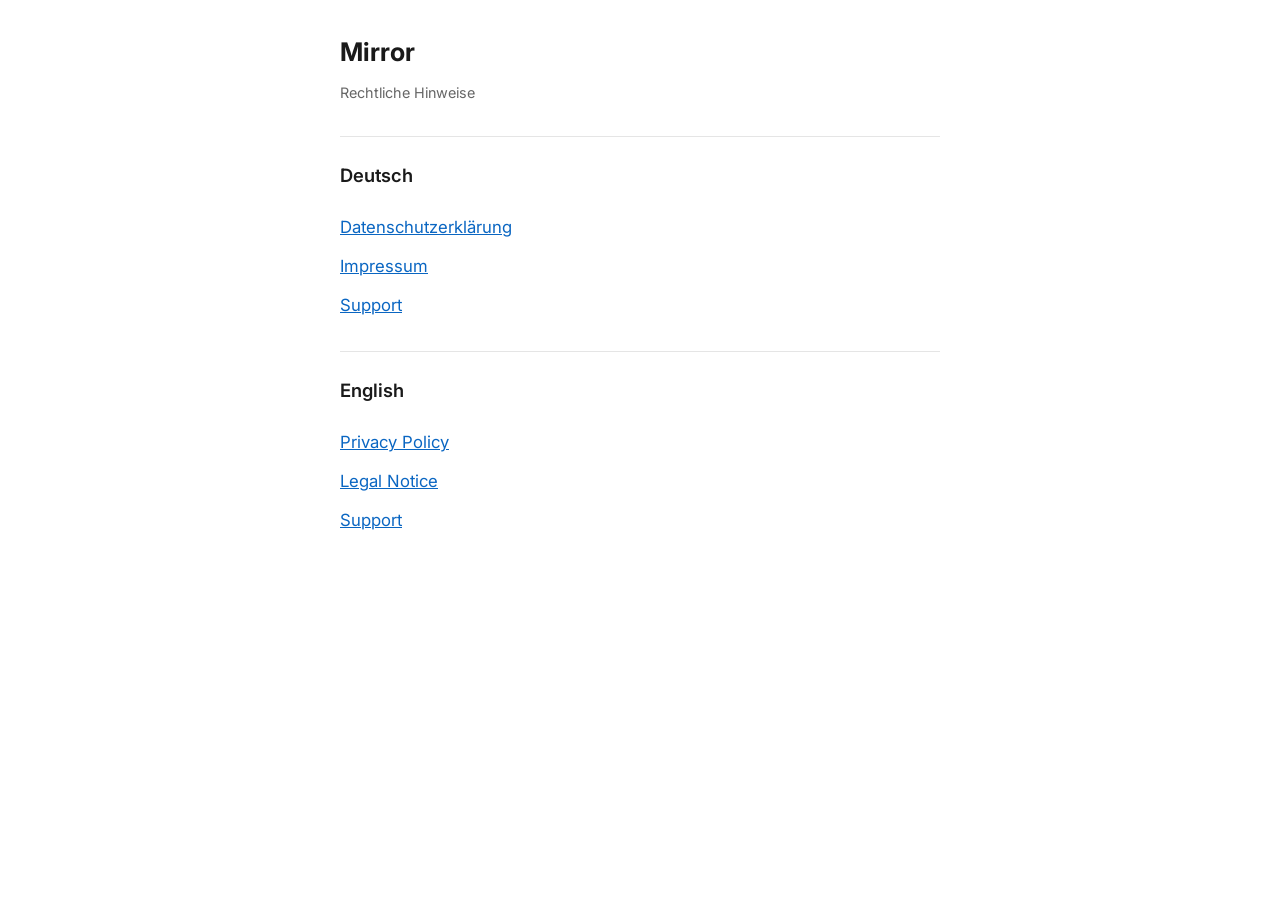
<file: index.html>
<!DOCTYPE html>
<html lang="de">
<head>
<meta charset="UTF-8">
<meta name="viewport" content="width=device-width, initial-scale=1">
<title>Mirror — Rechtliches</title>
<link rel="preconnect" href="https://fonts.googleapis.com">
<link rel="preconnect" href="https://fonts.gstatic.com" crossorigin>
<link href="https://fonts.googleapis.com/css2?family=Inter:wght@400;600;700&display=swap" rel="stylesheet">
<link rel="stylesheet" href="style.css">
</head>
<body>
<main>
  <h1>Mirror</h1>
  <p class="meta">Rechtliche Hinweise</p>

  <h2>Deutsch</h2>
  <ul class="index-links">
    <li><a href="datenschutz.html">Datenschutzerklärung</a></li>
    <li><a href="impressum.html">Impressum</a></li>
    <li><a href="support.html">Support</a></li>
  </ul>

  <h2>English</h2>
  <ul class="index-links">
    <li><a href="datenschutz-en.html">Privacy Policy</a></li>
    <li><a href="impressum-en.html">Legal Notice</a></li>
    <li><a href="support.html">Support</a></li>
  </ul>
</main>
</body>
</html>
</file>
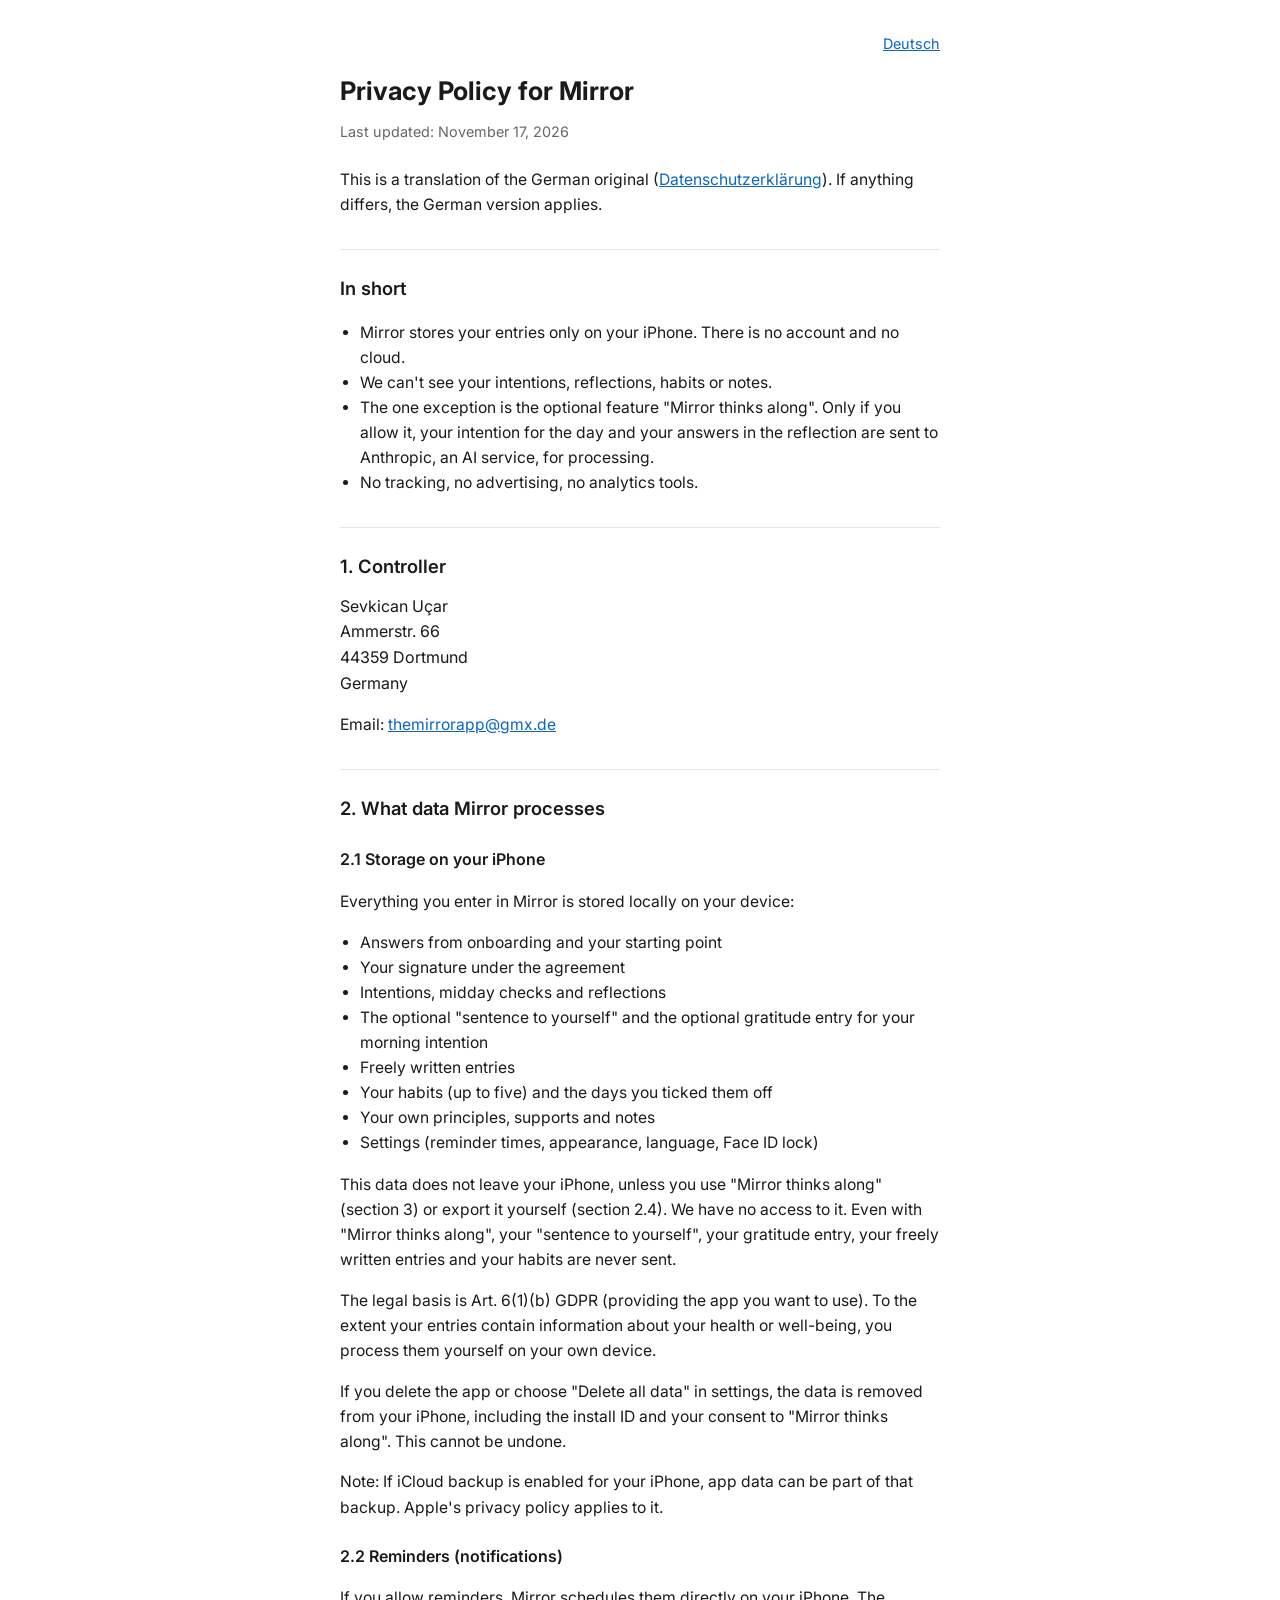
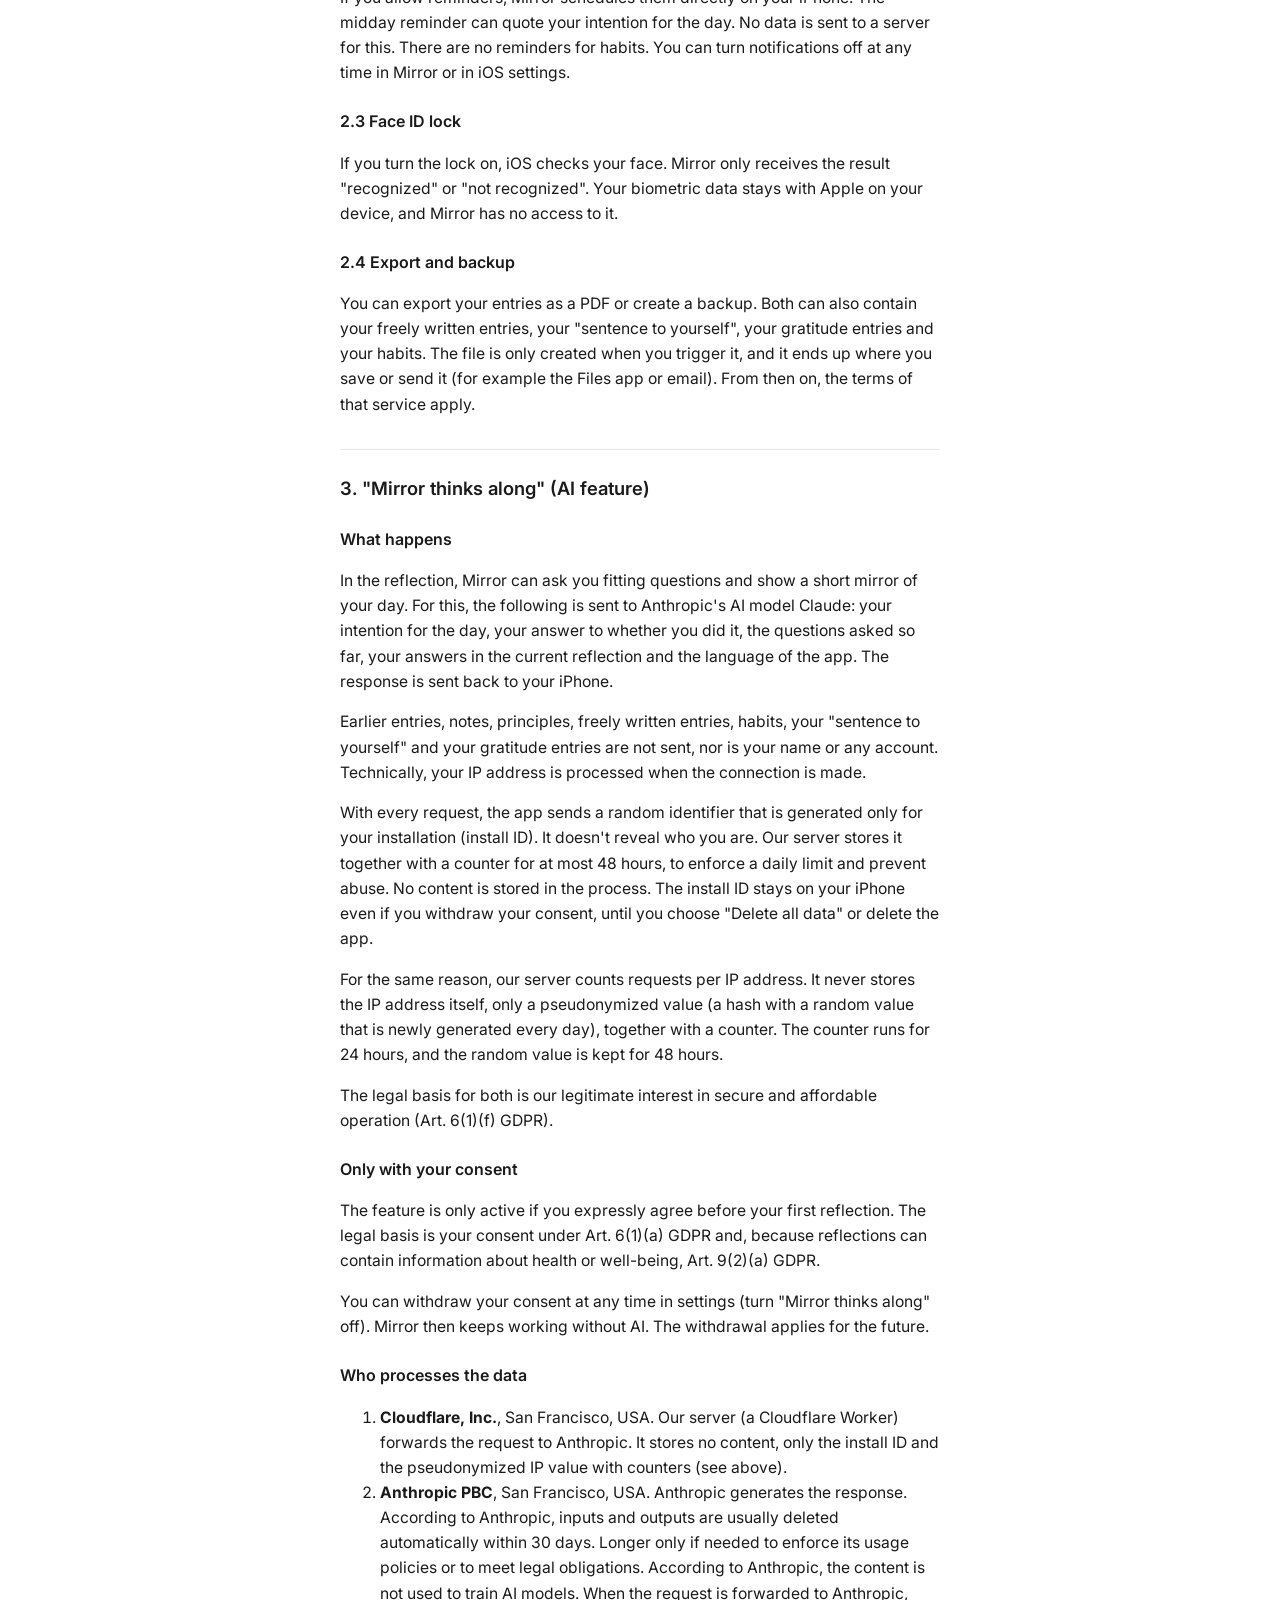
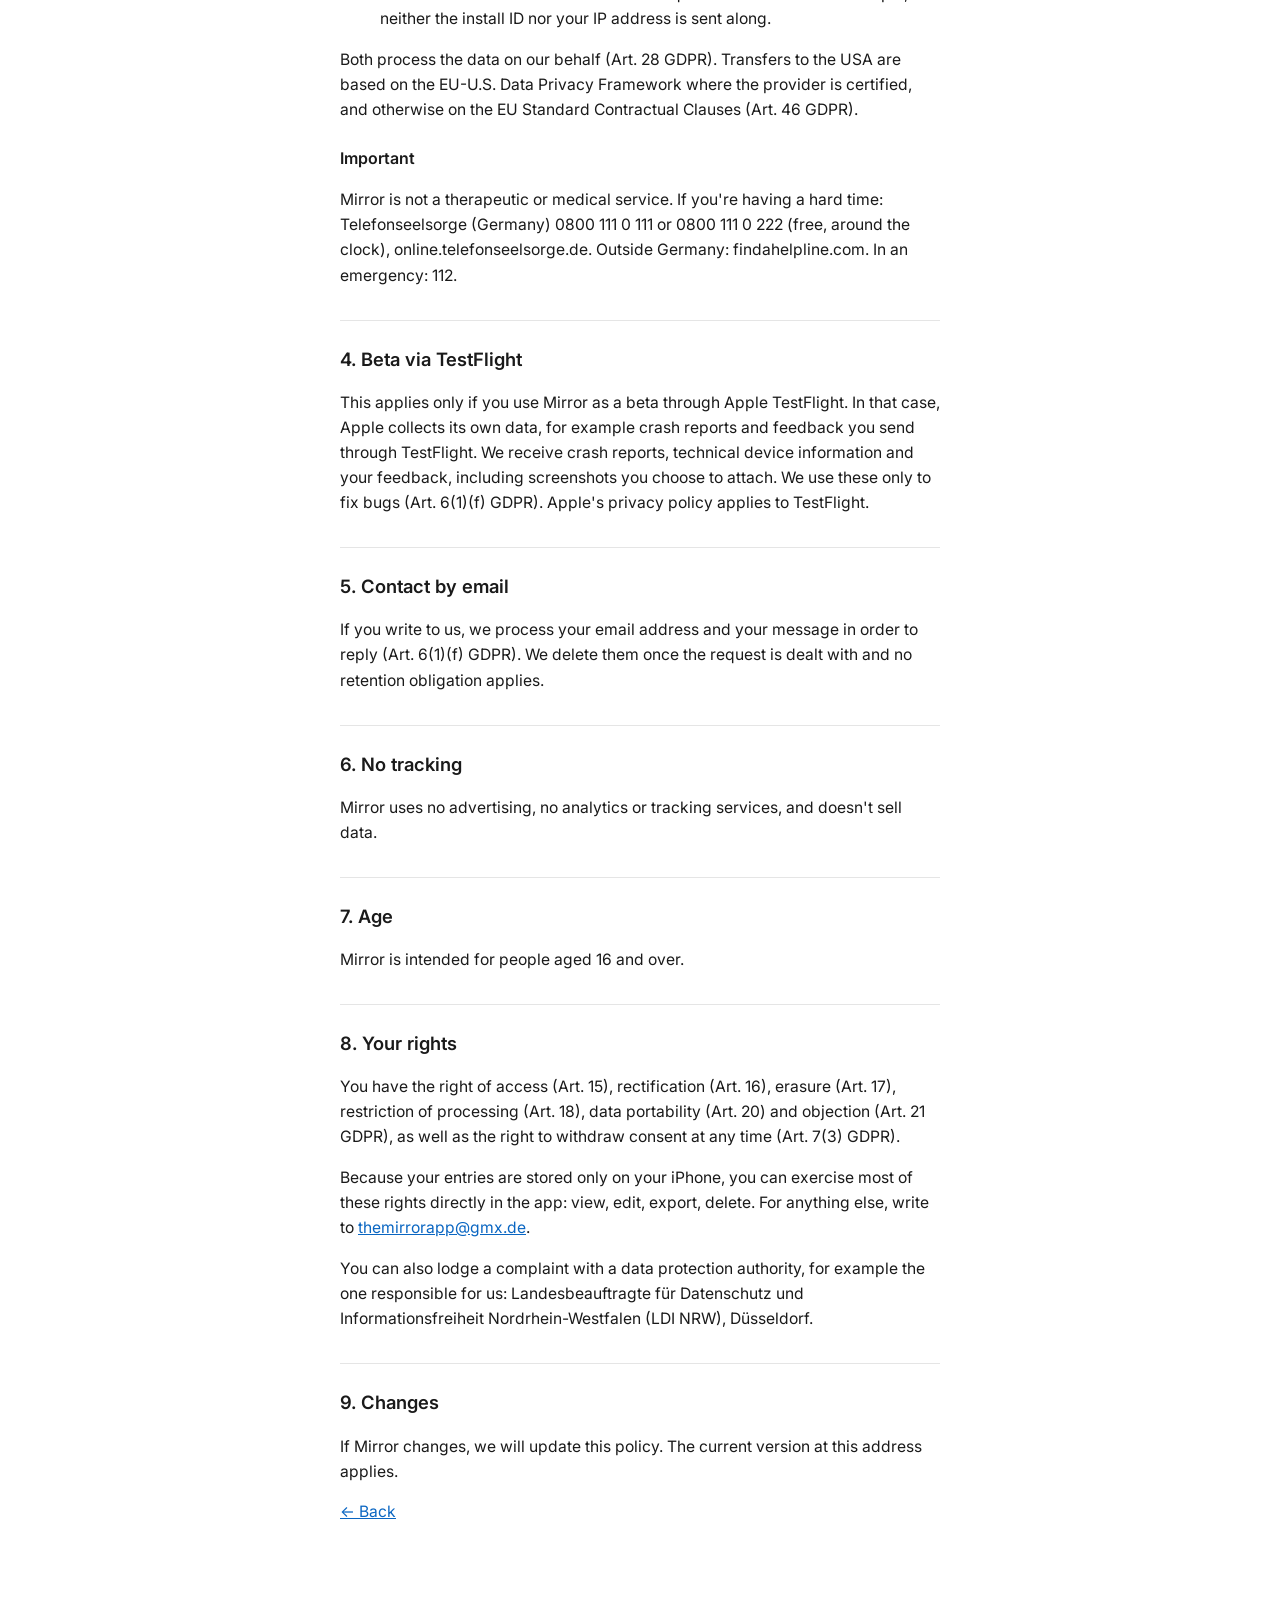
<file: datenschutz-en.html>
<!DOCTYPE html>
<html lang="en">
<head>
<meta charset="UTF-8">
<meta name="viewport" content="width=device-width, initial-scale=1">
<title>Privacy Policy — Mirror</title>
<link rel="preconnect" href="https://fonts.googleapis.com">
<link rel="preconnect" href="https://fonts.gstatic.com" crossorigin>
<link href="https://fonts.googleapis.com/css2?family=Inter:wght@400;600;700&display=swap" rel="stylesheet">
<link rel="stylesheet" href="style.css">
</head>
<body>
<main>
  <p class="lang-switch"><a href="datenschutz.html">Deutsch</a></p>
  <h1>Privacy Policy for Mirror</h1>
  <p class="meta">Last updated: November 17, 2026</p>

  <p>This is a translation of the German original (<a href="datenschutz.html">Datenschutzerklärung</a>). If anything differs, the German version applies.</p>

  <h2>In short</h2>
  <ul>
    <li>Mirror stores your entries only on your iPhone. There is no account and no cloud.</li>
    <li>We can't see your intentions, reflections, habits or notes.</li>
    <li>The one exception is the optional feature "Mirror thinks along". Only if you allow it, your intention for the day and your answers in the reflection are sent to Anthropic, an AI service, for processing.</li>
    <li>No tracking, no advertising, no analytics tools.</li>
  </ul>

  <h2>1. Controller</h2>
  <address>
    Sevkican Uçar<br>
    Ammerstr. 66<br>
    44359 Dortmund<br>
    Germany
  </address>
  <p>Email: <a href="mailto:themirrorapp@gmx.de">themirrorapp@gmx.de</a></p>

  <h2>2. What data Mirror processes</h2>

  <h3>2.1 Storage on your iPhone</h3>
  <p>Everything you enter in Mirror is stored locally on your device:</p>
  <ul>
    <li>Answers from onboarding and your starting point</li>
    <li>Your signature under the agreement</li>
    <li>Intentions, midday checks and reflections</li>
    <li>The optional "sentence to yourself" and the optional gratitude entry for your morning intention</li>
    <li>Freely written entries</li>
    <li>Your habits (up to five) and the days you ticked them off</li>
    <li>Your own principles, supports and notes</li>
    <li>Settings (reminder times, appearance, language, Face ID lock)</li>
  </ul>
  <p>This data does not leave your iPhone, unless you use "Mirror thinks along" (section 3) or export it yourself (section 2.4). We have no access to it. Even with "Mirror thinks along", your "sentence to yourself", your gratitude entry, your freely written entries and your habits are never sent.</p>
  <p>The legal basis is Art. 6(1)(b) GDPR (providing the app you want to use). To the extent your entries contain information about your health or well-being, you process them yourself on your own device.</p>
  <p>If you delete the app or choose "Delete all data" in settings, the data is removed from your iPhone, including the install ID and your consent to "Mirror thinks along". This cannot be undone.</p>
  <p>Note: If iCloud backup is enabled for your iPhone, app data can be part of that backup. Apple's privacy policy applies to it.</p>

  <h3>2.2 Reminders (notifications)</h3>
  <p>If you allow reminders, Mirror schedules them directly on your iPhone. The midday reminder can quote your intention for the day. No data is sent to a server for this. There are no reminders for habits. You can turn notifications off at any time in Mirror or in iOS settings.</p>

  <h3>2.3 Face ID lock</h3>
  <p>If you turn the lock on, iOS checks your face. Mirror only receives the result "recognized" or "not recognized". Your biometric data stays with Apple on your device, and Mirror has no access to it.</p>

  <h3>2.4 Export and backup</h3>
  <p>You can export your entries as a PDF or create a backup. Both can also contain your freely written entries, your "sentence to yourself", your gratitude entries and your habits. The file is only created when you trigger it, and it ends up where you save or send it (for example the Files app or email). From then on, the terms of that service apply.</p>

  <h2>3. "Mirror thinks along" (AI feature)</h2>

  <h3>What happens</h3>
  <p>In the reflection, Mirror can ask you fitting questions and show a short mirror of your day. For this, the following is sent to Anthropic's AI model Claude: your intention for the day, your answer to whether you did it, the questions asked so far, your answers in the current reflection and the language of the app. The response is sent back to your iPhone.</p>
  <p>Earlier entries, notes, principles, freely written entries, habits, your "sentence to yourself" and your gratitude entries are not sent, nor is your name or any account. Technically, your IP address is processed when the connection is made.</p>
  <p>With every request, the app sends a random identifier that is generated only for your installation (install ID). It doesn't reveal who you are. Our server stores it together with a counter for at most 48 hours, to enforce a daily limit and prevent abuse. No content is stored in the process. The install ID stays on your iPhone even if you withdraw your consent, until you choose "Delete all data" or delete the app.</p>
  <p>For the same reason, our server counts requests per IP address. It never stores the IP address itself, only a pseudonymized value (a hash with a random value that is newly generated every day), together with a counter. The counter runs for 24 hours, and the random value is kept for 48 hours.</p>
  <p>The legal basis for both is our legitimate interest in secure and affordable operation (Art. 6(1)(f) GDPR).</p>

  <h3>Only with your consent</h3>
  <p>The feature is only active if you expressly agree before your first reflection. The legal basis is your consent under Art. 6(1)(a) GDPR and, because reflections can contain information about health or well-being, Art. 9(2)(a) GDPR.</p>
  <p>You can withdraw your consent at any time in settings (turn "Mirror thinks along" off). Mirror then keeps working without AI. The withdrawal applies for the future.</p>

  <h3>Who processes the data</h3>
  <ol>
    <li><strong>Cloudflare, Inc.</strong>, San Francisco, USA. Our server (a Cloudflare Worker) forwards the request to Anthropic. It stores no content, only the install ID and the pseudonymized IP value with counters (see above).</li>
    <li><strong>Anthropic PBC</strong>, San Francisco, USA. Anthropic generates the response. According to Anthropic, inputs and outputs are usually deleted automatically within 30 days. Longer only if needed to enforce its usage policies or to meet legal obligations. According to Anthropic, the content is not used to train AI models. When the request is forwarded to Anthropic, neither the install ID nor your IP address is sent along.</li>
  </ol>
  <p>Both process the data on our behalf (Art. 28 GDPR). Transfers to the USA are based on the EU-U.S. Data Privacy Framework where the provider is certified, and otherwise on the EU Standard Contractual Clauses (Art. 46 GDPR).</p>

  <h3>Important</h3>
  <p>Mirror is not a therapeutic or medical service. If you're having a hard time: Telefonseelsorge (Germany) 0800 111 0 111 or 0800 111 0 222 (free, around the clock), online.telefonseelsorge.de. Outside Germany: findahelpline.com. In an emergency: 112.</p>

  <h2>4. Beta via TestFlight</h2>
  <p>This applies only if you use Mirror as a beta through Apple TestFlight. In that case, Apple collects its own data, for example crash reports and feedback you send through TestFlight. We receive crash reports, technical device information and your feedback, including screenshots you choose to attach. We use these only to fix bugs (Art. 6(1)(f) GDPR). Apple's privacy policy applies to TestFlight.</p>

  <h2>5. Contact by email</h2>
  <p>If you write to us, we process your email address and your message in order to reply (Art. 6(1)(f) GDPR). We delete them once the request is dealt with and no retention obligation applies.</p>

  <h2>6. No tracking</h2>
  <p>Mirror uses no advertising, no analytics or tracking services, and doesn't sell data.</p>

  <h2>7. Age</h2>
  <p>Mirror is intended for people aged 16 and over.</p>

  <h2>8. Your rights</h2>
  <p>You have the right of access (Art. 15), rectification (Art. 16), erasure (Art. 17), restriction of processing (Art. 18), data portability (Art. 20) and objection (Art. 21 GDPR), as well as the right to withdraw consent at any time (Art. 7(3) GDPR).</p>
  <p>Because your entries are stored only on your iPhone, you can exercise most of these rights directly in the app: view, edit, export, delete. For anything else, write to <a href="mailto:themirrorapp@gmx.de">themirrorapp@gmx.de</a>.</p>
  <p>You can also lodge a complaint with a data protection authority, for example the one responsible for us: Landesbeauftragte für Datenschutz und Informationsfreiheit Nordrhein-Westfalen (LDI NRW), Düsseldorf.</p>

  <h2>9. Changes</h2>
  <p>If Mirror changes, we will update this policy. The current version at this address applies.</p>

  <p><a href="index.html">&larr; Back</a></p>
</main>
</body>
</html>
</file>
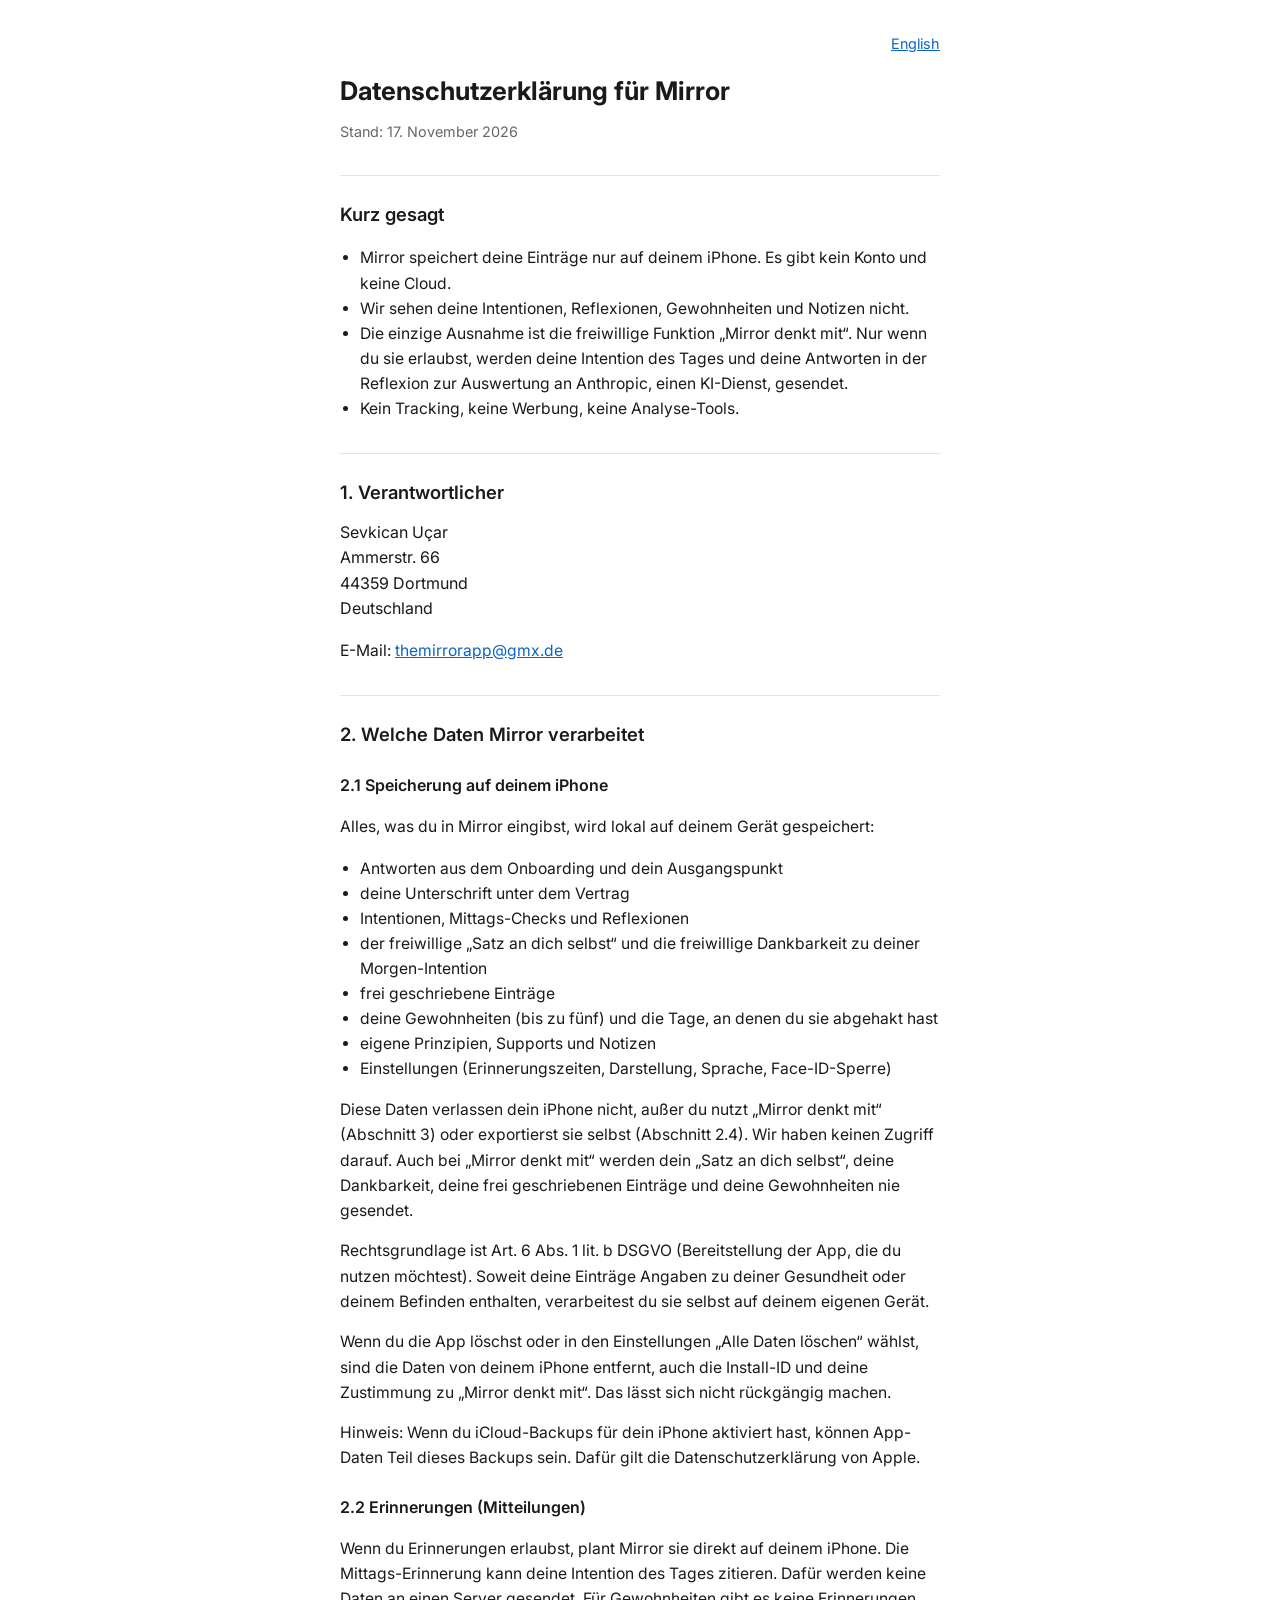
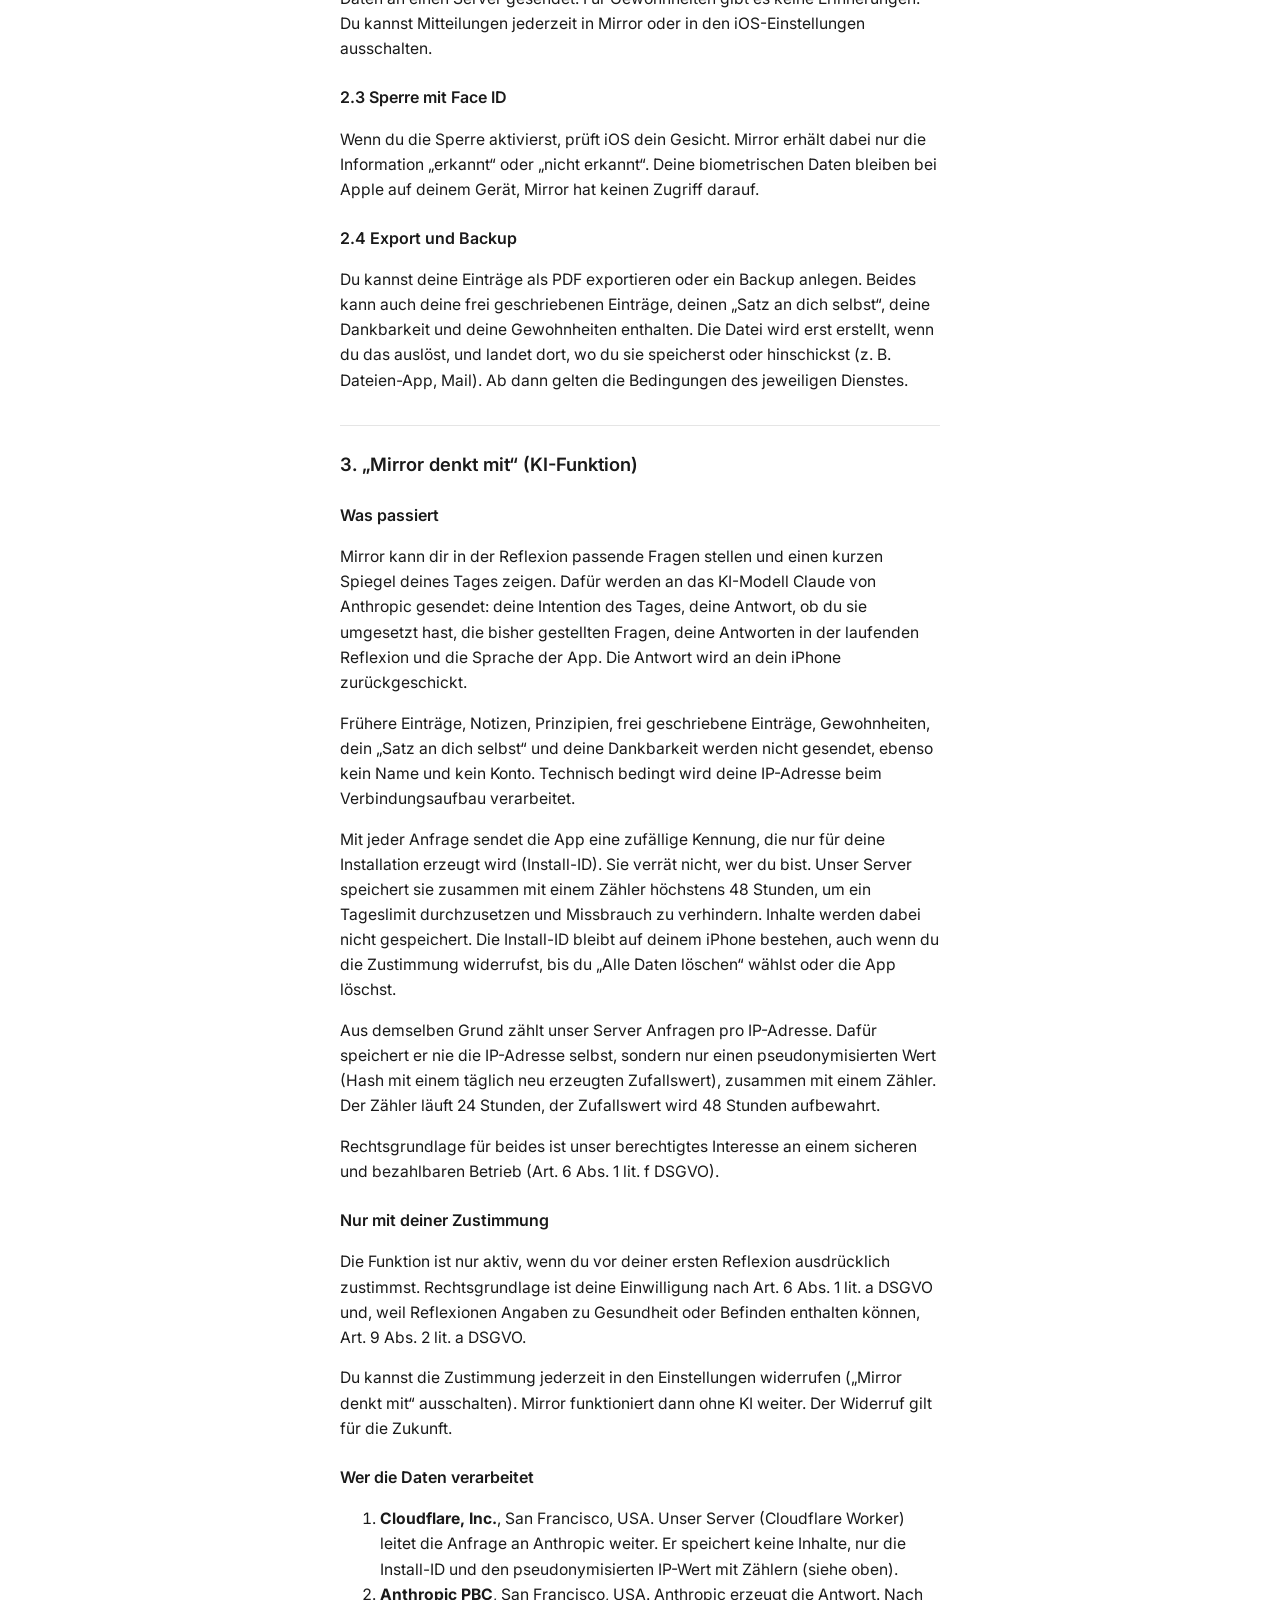
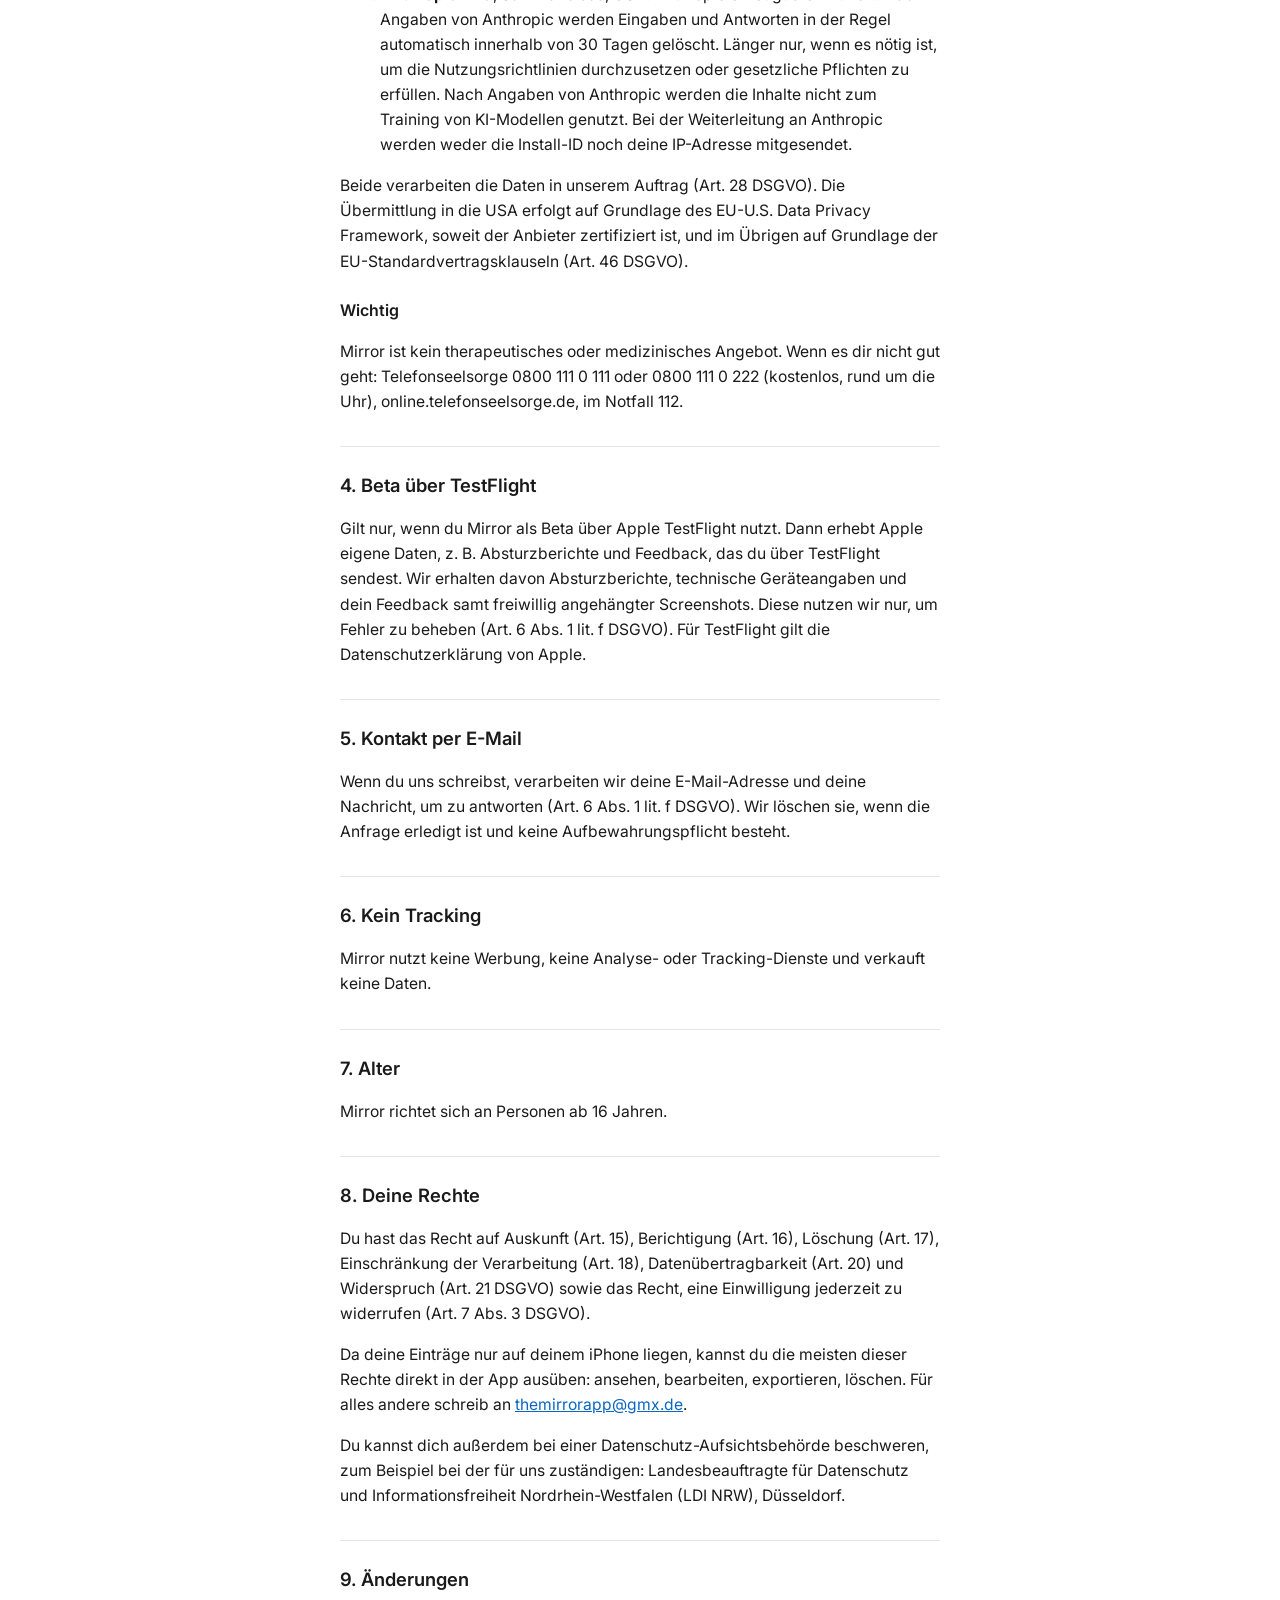
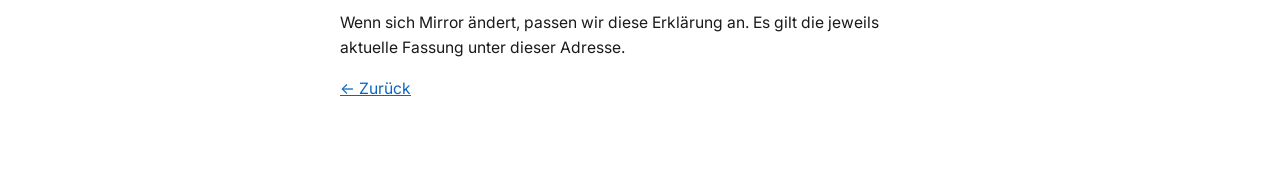
<file: datenschutz.html>
<!DOCTYPE html>
<html lang="de">
<head>
<meta charset="UTF-8">
<meta name="viewport" content="width=device-width, initial-scale=1">
<title>Datenschutzerklärung — Mirror</title>
<link rel="preconnect" href="https://fonts.googleapis.com">
<link rel="preconnect" href="https://fonts.gstatic.com" crossorigin>
<link href="https://fonts.googleapis.com/css2?family=Inter:wght@400;600;700&display=swap" rel="stylesheet">
<link rel="stylesheet" href="style.css">
</head>
<body>
<main>
  <p class="lang-switch"><a href="datenschutz-en.html">English</a></p>
  <h1>Datenschutzerklärung für Mirror</h1>
  <p class="meta">Stand: 17. November 2026</p>

  <h2>Kurz gesagt</h2>
  <ul>
    <li>Mirror speichert deine Einträge nur auf deinem iPhone. Es gibt kein Konto und keine Cloud.</li>
    <li>Wir sehen deine Intentionen, Reflexionen, Gewohnheiten und Notizen nicht.</li>
    <li>Die einzige Ausnahme ist die freiwillige Funktion „Mirror denkt mit“. Nur wenn du sie erlaubst, werden deine Intention des Tages und deine Antworten in der Reflexion zur Auswertung an Anthropic, einen KI-Dienst, gesendet.</li>
    <li>Kein Tracking, keine Werbung, keine Analyse-Tools.</li>
  </ul>

  <h2>1. Verantwortlicher</h2>
  <address>
    Sevkican Uçar<br>
    Ammerstr. 66<br>
    44359 Dortmund<br>
    Deutschland
  </address>
  <p>E-Mail: <a href="mailto:themirrorapp@gmx.de">themirrorapp@gmx.de</a></p>

  <h2>2. Welche Daten Mirror verarbeitet</h2>

  <h3>2.1 Speicherung auf deinem iPhone</h3>
  <p>Alles, was du in Mirror eingibst, wird lokal auf deinem Gerät gespeichert:</p>
  <ul>
    <li>Antworten aus dem Onboarding und dein Ausgangspunkt</li>
    <li>deine Unterschrift unter dem Vertrag</li>
    <li>Intentionen, Mittags-Checks und Reflexionen</li>
    <li>der freiwillige „Satz an dich selbst“ und die freiwillige Dankbarkeit zu deiner Morgen-Intention</li>
    <li>frei geschriebene Einträge</li>
    <li>deine Gewohnheiten (bis zu fünf) und die Tage, an denen du sie abgehakt hast</li>
    <li>eigene Prinzipien, Supports und Notizen</li>
    <li>Einstellungen (Erinnerungszeiten, Darstellung, Sprache, Face-ID-Sperre)</li>
  </ul>
  <p>Diese Daten verlassen dein iPhone nicht, außer du nutzt „Mirror denkt mit“ (Abschnitt 3) oder exportierst sie selbst (Abschnitt 2.4). Wir haben keinen Zugriff darauf. Auch bei „Mirror denkt mit“ werden dein „Satz an dich selbst“, deine Dankbarkeit, deine frei geschriebenen Einträge und deine Gewohnheiten nie gesendet.</p>
  <p>Rechtsgrundlage ist Art. 6 Abs. 1 lit. b DSGVO (Bereitstellung der App, die du nutzen möchtest). Soweit deine Einträge Angaben zu deiner Gesundheit oder deinem Befinden enthalten, verarbeitest du sie selbst auf deinem eigenen Gerät.</p>
  <p>Wenn du die App löschst oder in den Einstellungen „Alle Daten löschen“ wählst, sind die Daten von deinem iPhone entfernt, auch die Install-ID und deine Zustimmung zu „Mirror denkt mit“. Das lässt sich nicht rückgängig machen.</p>
  <p>Hinweis: Wenn du iCloud-Backups für dein iPhone aktiviert hast, können App-Daten Teil dieses Backups sein. Dafür gilt die Datenschutzerklärung von Apple.</p>

  <h3>2.2 Erinnerungen (Mitteilungen)</h3>
  <p>Wenn du Erinnerungen erlaubst, plant Mirror sie direkt auf deinem iPhone. Die Mittags-Erinnerung kann deine Intention des Tages zitieren. Dafür werden keine Daten an einen Server gesendet. Für Gewohnheiten gibt es keine Erinnerungen. Du kannst Mitteilungen jederzeit in Mirror oder in den iOS-Einstellungen ausschalten.</p>

  <h3>2.3 Sperre mit Face ID</h3>
  <p>Wenn du die Sperre aktivierst, prüft iOS dein Gesicht. Mirror erhält dabei nur die Information „erkannt“ oder „nicht erkannt“. Deine biometrischen Daten bleiben bei Apple auf deinem Gerät, Mirror hat keinen Zugriff darauf.</p>

  <h3>2.4 Export und Backup</h3>
  <p>Du kannst deine Einträge als PDF exportieren oder ein Backup anlegen. Beides kann auch deine frei geschriebenen Einträge, deinen „Satz an dich selbst“, deine Dankbarkeit und deine Gewohnheiten enthalten. Die Datei wird erst erstellt, wenn du das auslöst, und landet dort, wo du sie speicherst oder hinschickst (z. B. Dateien-App, Mail). Ab dann gelten die Bedingungen des jeweiligen Dienstes.</p>

  <h2>3. „Mirror denkt mit“ (KI-Funktion)</h2>

  <h3>Was passiert</h3>
  <p>Mirror kann dir in der Reflexion passende Fragen stellen und einen kurzen Spiegel deines Tages zeigen. Dafür werden an das KI-Modell Claude von Anthropic gesendet: deine Intention des Tages, deine Antwort, ob du sie umgesetzt hast, die bisher gestellten Fragen, deine Antworten in der laufenden Reflexion und die Sprache der App. Die Antwort wird an dein iPhone zurückgeschickt.</p>
  <p>Frühere Einträge, Notizen, Prinzipien, frei geschriebene Einträge, Gewohnheiten, dein „Satz an dich selbst“ und deine Dankbarkeit werden nicht gesendet, ebenso kein Name und kein Konto. Technisch bedingt wird deine IP-Adresse beim Verbindungsaufbau verarbeitet.</p>
  <p>Mit jeder Anfrage sendet die App eine zufällige Kennung, die nur für deine Installation erzeugt wird (Install-ID). Sie verrät nicht, wer du bist. Unser Server speichert sie zusammen mit einem Zähler höchstens 48 Stunden, um ein Tageslimit durchzusetzen und Missbrauch zu verhindern. Inhalte werden dabei nicht gespeichert. Die Install-ID bleibt auf deinem iPhone bestehen, auch wenn du die Zustimmung widerrufst, bis du „Alle Daten löschen“ wählst oder die App löschst.</p>
  <p>Aus demselben Grund zählt unser Server Anfragen pro IP-Adresse. Dafür speichert er nie die IP-Adresse selbst, sondern nur einen pseudonymisierten Wert (Hash mit einem täglich neu erzeugten Zufallswert), zusammen mit einem Zähler. Der Zähler läuft 24 Stunden, der Zufallswert wird 48 Stunden aufbewahrt.</p>
  <p>Rechtsgrundlage für beides ist unser berechtigtes Interesse an einem sicheren und bezahlbaren Betrieb (Art. 6 Abs. 1 lit. f DSGVO).</p>

  <h3>Nur mit deiner Zustimmung</h3>
  <p>Die Funktion ist nur aktiv, wenn du vor deiner ersten Reflexion ausdrücklich zustimmst. Rechtsgrundlage ist deine Einwilligung nach Art. 6 Abs. 1 lit. a DSGVO und, weil Reflexionen Angaben zu Gesundheit oder Befinden enthalten können, Art. 9 Abs. 2 lit. a DSGVO.</p>
  <p>Du kannst die Zustimmung jederzeit in den Einstellungen widerrufen („Mirror denkt mit“ ausschalten). Mirror funktioniert dann ohne KI weiter. Der Widerruf gilt für die Zukunft.</p>

  <h3>Wer die Daten verarbeitet</h3>
  <ol>
    <li><strong>Cloudflare, Inc.</strong>, San Francisco, USA. Unser Server (Cloudflare Worker) leitet die Anfrage an Anthropic weiter. Er speichert keine Inhalte, nur die Install-ID und den pseudonymisierten IP-Wert mit Zählern (siehe oben).</li>
    <li><strong>Anthropic PBC</strong>, San Francisco, USA. Anthropic erzeugt die Antwort. Nach Angaben von Anthropic werden Eingaben und Antworten in der Regel automatisch innerhalb von 30 Tagen gelöscht. Länger nur, wenn es nötig ist, um die Nutzungsrichtlinien durchzusetzen oder gesetzliche Pflichten zu erfüllen. Nach Angaben von Anthropic werden die Inhalte nicht zum Training von KI-Modellen genutzt. Bei der Weiterleitung an Anthropic werden weder die Install-ID noch deine IP-Adresse mitgesendet.</li>
  </ol>
  <p>Beide verarbeiten die Daten in unserem Auftrag (Art. 28 DSGVO). Die Übermittlung in die USA erfolgt auf Grundlage des EU-U.S. Data Privacy Framework, soweit der Anbieter zertifiziert ist, und im Übrigen auf Grundlage der EU-Standardvertragsklauseln (Art. 46 DSGVO).</p>

  <h3>Wichtig</h3>
  <p>Mirror ist kein therapeutisches oder medizinisches Angebot. Wenn es dir nicht gut geht: Telefonseelsorge 0800 111 0 111 oder 0800 111 0 222 (kostenlos, rund um die Uhr), online.telefonseelsorge.de, im Notfall 112.</p>

  <h2>4. Beta über TestFlight</h2>
  <p>Gilt nur, wenn du Mirror als Beta über Apple TestFlight nutzt. Dann erhebt Apple eigene Daten, z. B. Absturzberichte und Feedback, das du über TestFlight sendest. Wir erhalten davon Absturzberichte, technische Geräteangaben und dein Feedback samt freiwillig angehängter Screenshots. Diese nutzen wir nur, um Fehler zu beheben (Art. 6 Abs. 1 lit. f DSGVO). Für TestFlight gilt die Datenschutzerklärung von Apple.</p>

  <h2>5. Kontakt per E-Mail</h2>
  <p>Wenn du uns schreibst, verarbeiten wir deine E-Mail-Adresse und deine Nachricht, um zu antworten (Art. 6 Abs. 1 lit. f DSGVO). Wir löschen sie, wenn die Anfrage erledigt ist und keine Aufbewahrungspflicht besteht.</p>

  <h2>6. Kein Tracking</h2>
  <p>Mirror nutzt keine Werbung, keine Analyse- oder Tracking-Dienste und verkauft keine Daten.</p>

  <h2>7. Alter</h2>
  <p>Mirror richtet sich an Personen ab 16 Jahren.</p>

  <h2>8. Deine Rechte</h2>
  <p>Du hast das Recht auf Auskunft (Art. 15), Berichtigung (Art. 16), Löschung (Art. 17), Einschränkung der Verarbeitung (Art. 18), Datenübertragbarkeit (Art. 20) und Widerspruch (Art. 21 DSGVO) sowie das Recht, eine Einwilligung jederzeit zu widerrufen (Art. 7 Abs. 3 DSGVO).</p>
  <p>Da deine Einträge nur auf deinem iPhone liegen, kannst du die meisten dieser Rechte direkt in der App ausüben: ansehen, bearbeiten, exportieren, löschen. Für alles andere schreib an <a href="mailto:themirrorapp@gmx.de">themirrorapp@gmx.de</a>.</p>
  <p>Du kannst dich außerdem bei einer Datenschutz-Aufsichtsbehörde beschweren, zum Beispiel bei der für uns zuständigen: Landesbeauftragte für Datenschutz und Informationsfreiheit Nordrhein-Westfalen (LDI NRW), Düsseldorf.</p>

  <h2>9. Änderungen</h2>
  <p>Wenn sich Mirror ändert, passen wir diese Erklärung an. Es gilt die jeweils aktuelle Fassung unter dieser Adresse.</p>

  <p><a href="index.html">&larr; Zurück</a></p>
</main>
</body>
</html>
</file>
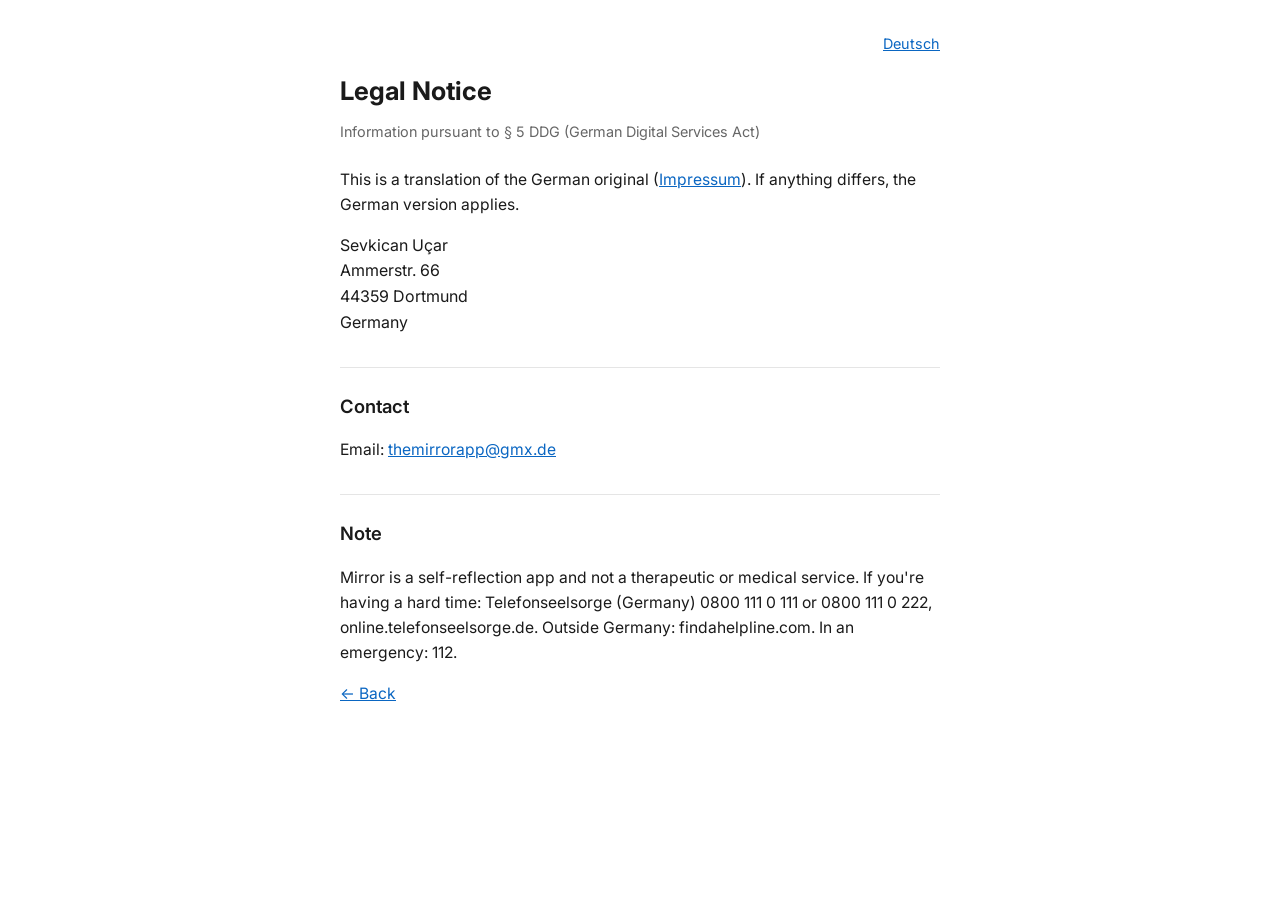
<file: impressum-en.html>
<!DOCTYPE html>
<html lang="en">
<head>
<meta charset="UTF-8">
<meta name="viewport" content="width=device-width, initial-scale=1">
<title>Legal Notice — Mirror</title>
<link rel="preconnect" href="https://fonts.googleapis.com">
<link rel="preconnect" href="https://fonts.gstatic.com" crossorigin>
<link href="https://fonts.googleapis.com/css2?family=Inter:wght@400;600;700&display=swap" rel="stylesheet">
<link rel="stylesheet" href="style.css">
</head>
<body>
<main>
  <p class="lang-switch"><a href="impressum.html">Deutsch</a></p>
  <h1>Legal Notice</h1>
  <p class="meta">Information pursuant to § 5 DDG (German Digital Services Act)</p>

  <p>This is a translation of the German original (<a href="impressum.html">Impressum</a>). If anything differs, the German version applies.</p>

  <address>
    Sevkican Uçar<br>
    Ammerstr. 66<br>
    44359 Dortmund<br>
    Germany
  </address>

  <h2>Contact</h2>
  <p>Email: <a href="mailto:themirrorapp@gmx.de">themirrorapp@gmx.de</a></p>

  <h2>Note</h2>
  <p>Mirror is a self-reflection app and not a therapeutic or medical service. If you're having a hard time: Telefonseelsorge (Germany) 0800 111 0 111 or 0800 111 0 222, online.telefonseelsorge.de. Outside Germany: findahelpline.com. In an emergency: 112.</p>

  <p><a href="index.html">&larr; Back</a></p>
</main>
</body>
</html>
</file>
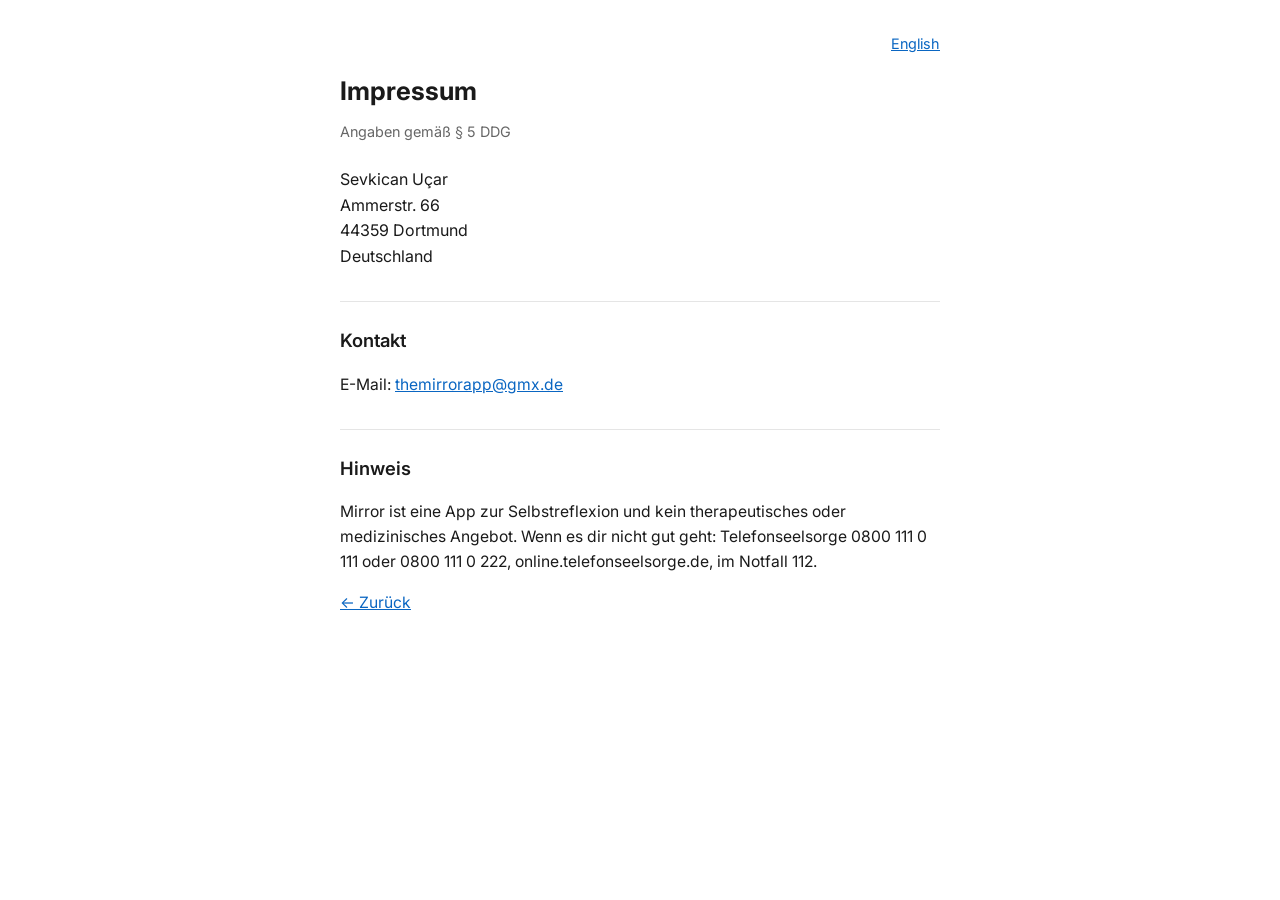
<file: impressum.html>
<!DOCTYPE html>
<html lang="de">
<head>
<meta charset="UTF-8">
<meta name="viewport" content="width=device-width, initial-scale=1">
<title>Impressum — Mirror</title>
<link rel="preconnect" href="https://fonts.googleapis.com">
<link rel="preconnect" href="https://fonts.gstatic.com" crossorigin>
<link href="https://fonts.googleapis.com/css2?family=Inter:wght@400;600;700&display=swap" rel="stylesheet">
<link rel="stylesheet" href="style.css">
</head>
<body>
<main>
  <p class="lang-switch"><a href="impressum-en.html">English</a></p>
  <h1>Impressum</h1>
  <p class="meta">Angaben gemäß § 5 DDG</p>

  <address>
    Sevkican Uçar<br>
    Ammerstr. 66<br>
    44359 Dortmund<br>
    Deutschland
  </address>

  <h2>Kontakt</h2>
  <p>E-Mail: <a href="mailto:themirrorapp@gmx.de">themirrorapp@gmx.de</a></p>

  <h2>Hinweis</h2>
  <p>Mirror ist eine App zur Selbstreflexion und kein therapeutisches oder medizinisches Angebot. Wenn es dir nicht gut geht: Telefonseelsorge 0800 111 0 111 oder 0800 111 0 222, online.telefonseelsorge.de, im Notfall 112.</p>

  <p><a href="index.html">&larr; Zurück</a></p>
</main>
</body>
</html>
</file>
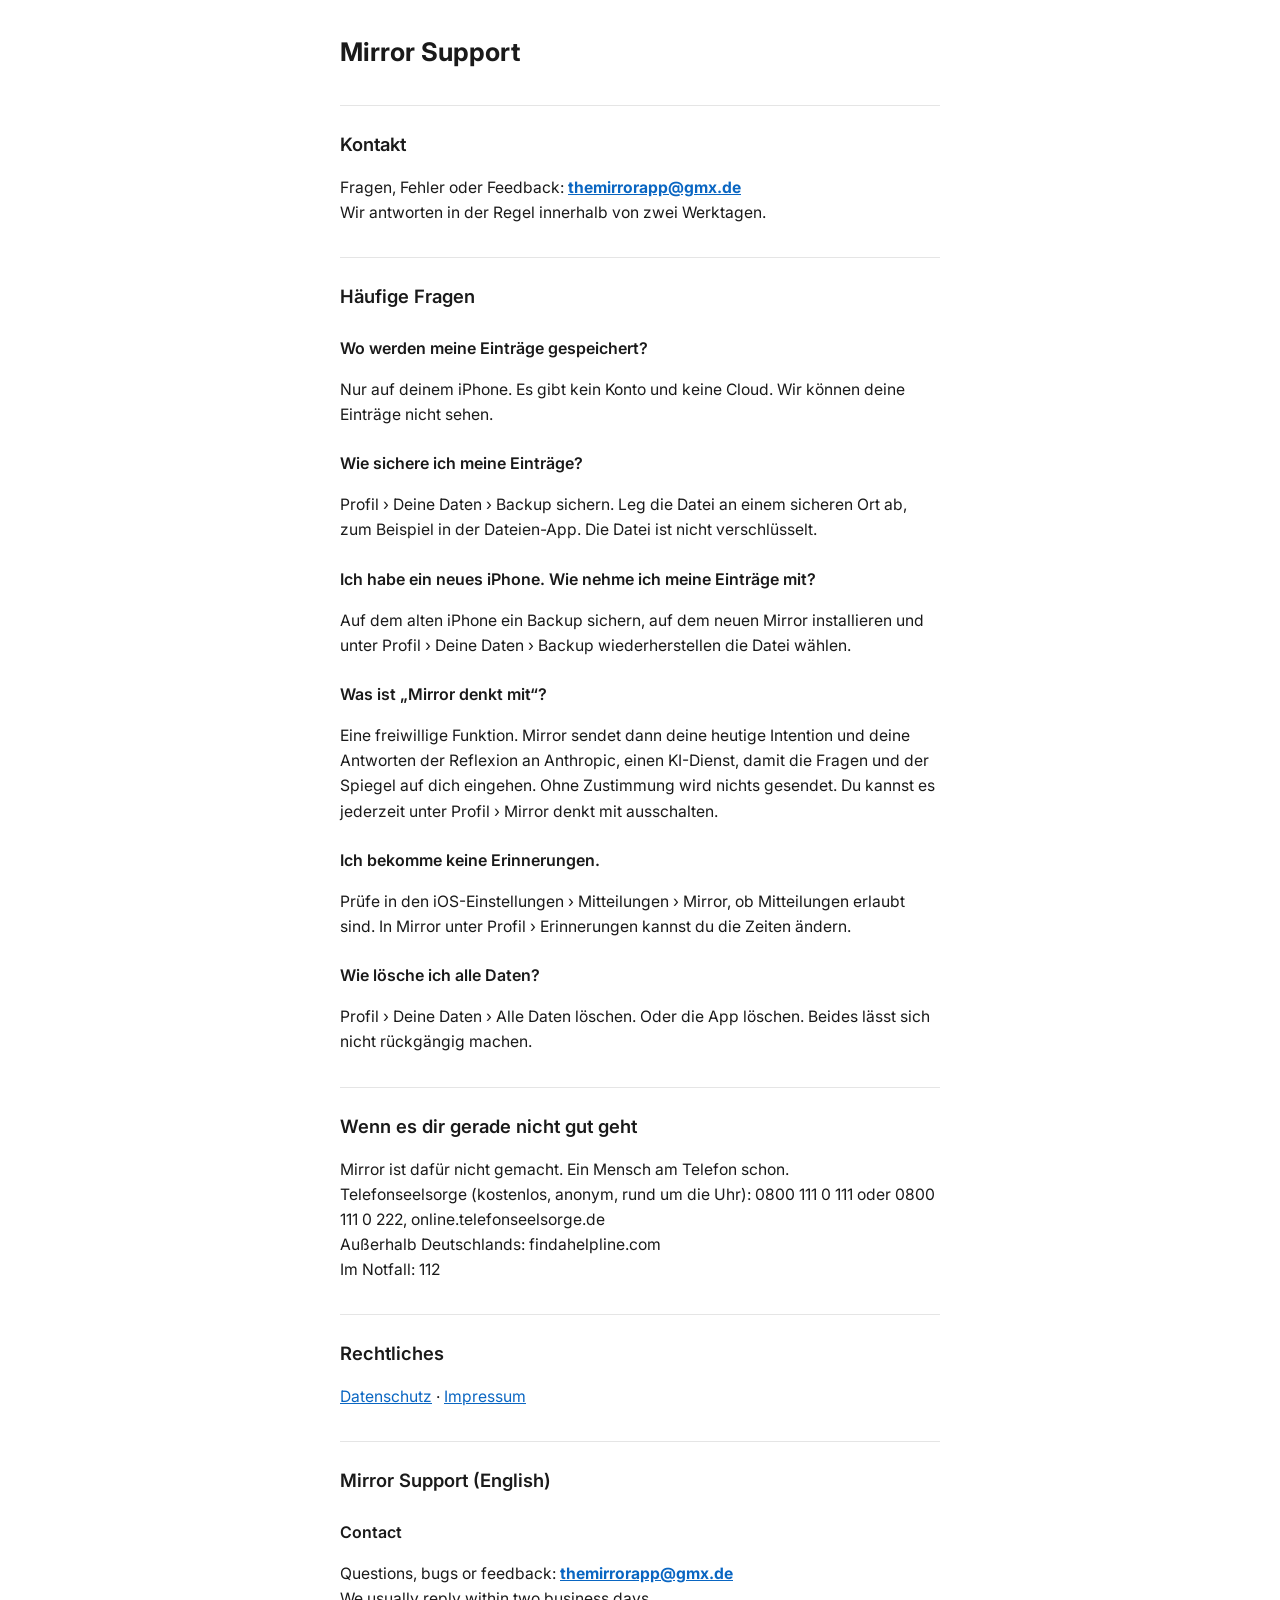
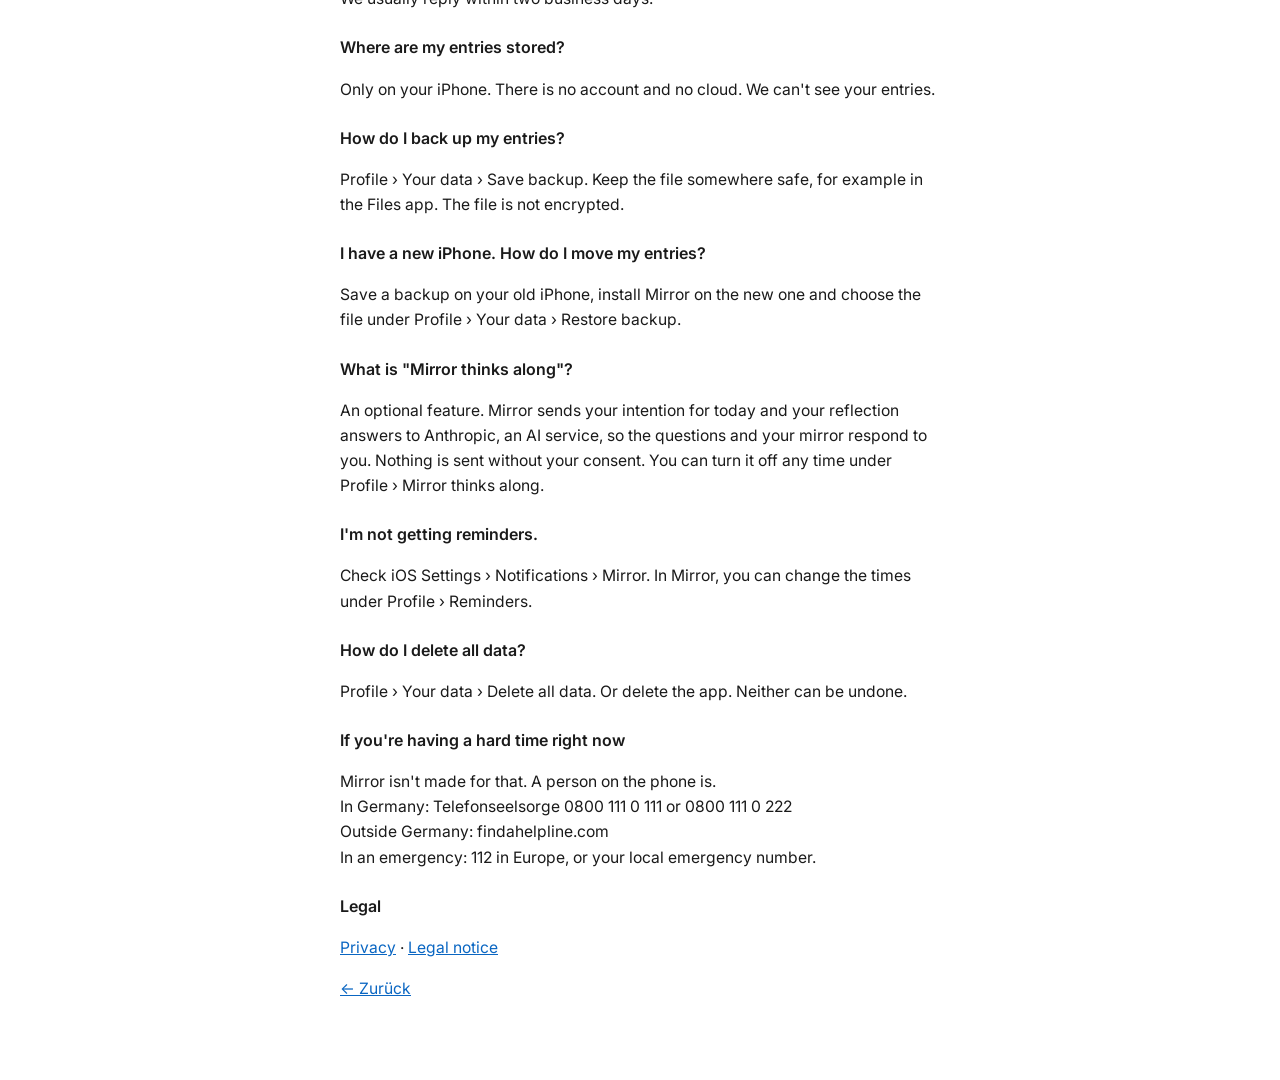
<file: support.html>
<!DOCTYPE html>
<html lang="de">
<head>
<meta charset="UTF-8">
<meta name="viewport" content="width=device-width, initial-scale=1">
<title>Support — Mirror</title>
<link rel="preconnect" href="https://fonts.googleapis.com">
<link rel="preconnect" href="https://fonts.gstatic.com" crossorigin>
<link href="https://fonts.googleapis.com/css2?family=Inter:wght@400;600;700&display=swap" rel="stylesheet">
<link rel="stylesheet" href="style.css">
</head>
<body>
<main>
  <h1>Mirror Support</h1>

  <h2>Kontakt</h2>
  <p>Fragen, Fehler oder Feedback: <a href="mailto:themirrorapp@gmx.de"><strong>themirrorapp@gmx.de</strong></a><br>
  Wir antworten in der Regel innerhalb von zwei Werktagen.</p>

  <h2>Häufige Fragen</h2>

  <h3>Wo werden meine Einträge gespeichert?</h3>
  <p>Nur auf deinem iPhone. Es gibt kein Konto und keine Cloud. Wir können deine Einträge nicht sehen.</p>

  <h3>Wie sichere ich meine Einträge?</h3>
  <p>Profil › Deine Daten › Backup sichern. Leg die Datei an einem sicheren Ort ab, zum Beispiel in der Dateien-App. Die Datei ist nicht verschlüsselt.</p>

  <h3>Ich habe ein neues iPhone. Wie nehme ich meine Einträge mit?</h3>
  <p>Auf dem alten iPhone ein Backup sichern, auf dem neuen Mirror installieren und unter Profil › Deine Daten › Backup wiederherstellen die Datei wählen.</p>

  <h3>Was ist „Mirror denkt mit“?</h3>
  <p>Eine freiwillige Funktion. Mirror sendet dann deine heutige Intention und deine Antworten der Reflexion an Anthropic, einen KI-Dienst, damit die Fragen und der Spiegel auf dich eingehen. Ohne Zustimmung wird nichts gesendet. Du kannst es jederzeit unter Profil › Mirror denkt mit ausschalten.</p>

  <h3>Ich bekomme keine Erinnerungen.</h3>
  <p>Prüfe in den iOS-Einstellungen › Mitteilungen › Mirror, ob Mitteilungen erlaubt sind. In Mirror unter Profil › Erinnerungen kannst du die Zeiten ändern.</p>

  <h3>Wie lösche ich alle Daten?</h3>
  <p>Profil › Deine Daten › Alle Daten löschen. Oder die App löschen. Beides lässt sich nicht rückgängig machen.</p>

  <h2>Wenn es dir gerade nicht gut geht</h2>
  <p>Mirror ist dafür nicht gemacht. Ein Mensch am Telefon schon.<br>
  Telefonseelsorge (kostenlos, anonym, rund um die Uhr): 0800 111 0 111 oder 0800 111 0 222, online.telefonseelsorge.de<br>
  Außerhalb Deutschlands: findahelpline.com<br>
  Im Notfall: 112</p>

  <h2>Rechtliches</h2>
  <p><a href="datenschutz.html">Datenschutz</a> · <a href="impressum.html">Impressum</a></p>

  <h2>Mirror Support (English)</h2>

  <h3>Contact</h3>
  <p>Questions, bugs or feedback: <a href="mailto:themirrorapp@gmx.de"><strong>themirrorapp@gmx.de</strong></a><br>
  We usually reply within two business days.</p>

  <h3>Where are my entries stored?</h3>
  <p>Only on your iPhone. There is no account and no cloud. We can't see your entries.</p>

  <h3>How do I back up my entries?</h3>
  <p>Profile › Your data › Save backup. Keep the file somewhere safe, for example in the Files app. The file is not encrypted.</p>

  <h3>I have a new iPhone. How do I move my entries?</h3>
  <p>Save a backup on your old iPhone, install Mirror on the new one and choose the file under Profile › Your data › Restore backup.</p>

  <h3>What is "Mirror thinks along"?</h3>
  <p>An optional feature. Mirror sends your intention for today and your reflection answers to Anthropic, an AI service, so the questions and your mirror respond to you. Nothing is sent without your consent. You can turn it off any time under Profile › Mirror thinks along.</p>

  <h3>I'm not getting reminders.</h3>
  <p>Check iOS Settings › Notifications › Mirror. In Mirror, you can change the times under Profile › Reminders.</p>

  <h3>How do I delete all data?</h3>
  <p>Profile › Your data › Delete all data. Or delete the app. Neither can be undone.</p>

  <h3>If you're having a hard time right now</h3>
  <p>Mirror isn't made for that. A person on the phone is.<br>
  In Germany: Telefonseelsorge 0800 111 0 111 or 0800 111 0 222<br>
  Outside Germany: findahelpline.com<br>
  In an emergency: 112 in Europe, or your local emergency number.</p>

  <h3>Legal</h3>
  <p><a href="datenschutz-en.html">Privacy</a> · <a href="impressum-en.html">Legal notice</a></p>

  <p><a href="index.html">&larr; Zurück</a></p>
</main>
</body>
</html>
</file>
<file: style.css>
:root {
  --bg: #ffffff;
  --fg: #1a1a1a;
  --muted: #666666;
  --link: #0a66c2;
  --border: #e5e5e5;
}

@media (prefers-color-scheme: dark) {
  :root {
    --bg: #121212;
    --fg: #f0f0f0;
    --muted: #a0a0a0;
    --link: #6ab0f3;
    --border: #2a2a2a;
  }
}

* {
  box-sizing: border-box;
}

body {
  margin: 0;
  background: var(--bg);
  color: var(--fg);
  font-family: 'Inter', -apple-system, BlinkMacSystemFont, 'Segoe UI', sans-serif;
  line-height: 1.6;
  -webkit-font-smoothing: antialiased;
}

main {
  max-width: 640px;
  margin: 0 auto;
  padding: 32px 20px 64px;
}

h1 {
  font-size: 1.6rem;
  font-weight: 700;
  margin: 0 0 8px;
}

h2 {
  font-size: 1.15rem;
  font-weight: 600;
  margin: 32px 0 12px;
  border-top: 1px solid var(--border);
  padding-top: 24px;
}

h3 {
  font-size: 1rem;
  font-weight: 600;
  margin: 24px 0 8px;
}

p, li {
  font-size: 0.98rem;
}

.meta {
  color: var(--muted);
  font-size: 0.9rem;
  margin: 0 0 24px;
}

a {
  color: var(--link);
  text-decoration: underline;
}

ul {
  padding-left: 20px;
}

.index-links {
  list-style: none;
  padding: 0;
  margin-top: 24px;
}

.index-links li {
  margin-bottom: 12px;
}

.index-links a {
  display: inline-block;
  font-size: 1.05rem;
}

address {
  font-style: normal;
}

.lang-switch {
  text-align: right;
  font-size: 0.9rem;
  margin: 0 0 16px;
}
</file>
